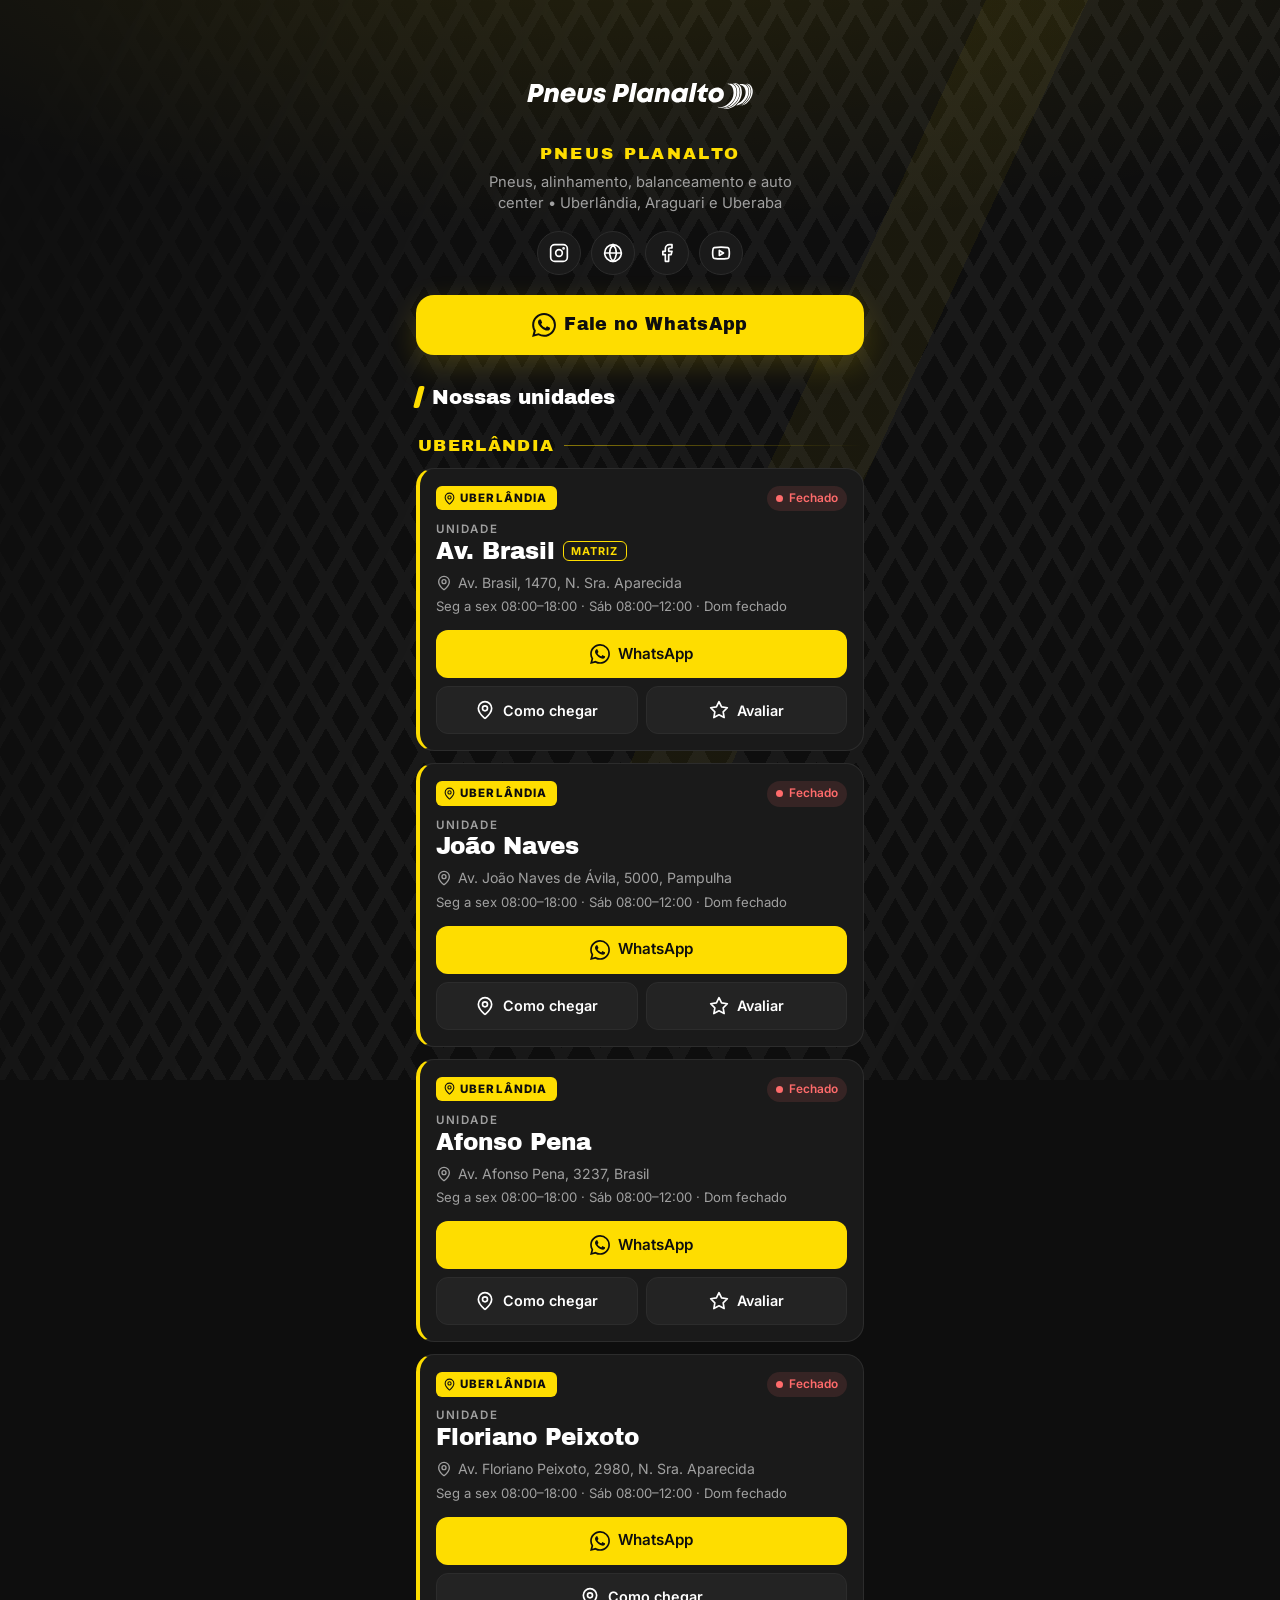
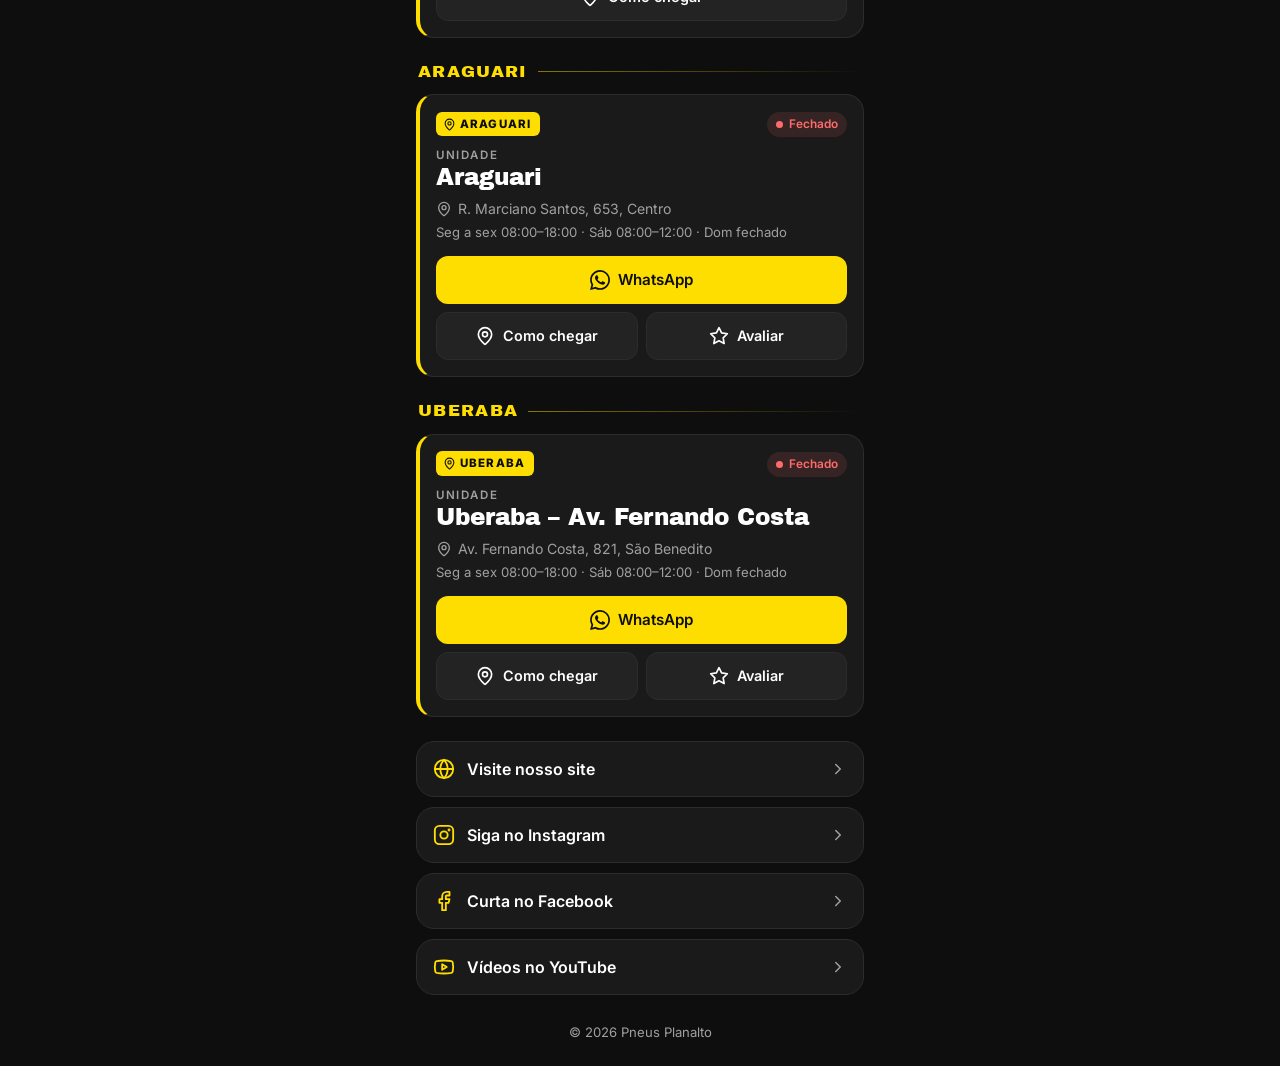
<file: index.html>
<!doctype html>
<html lang="pt-BR">
<head>
  <meta charset="utf-8">
  <meta name="viewport" content="width=device-width, initial-scale=1, viewport-fit=cover">
  <title>Pneus Planalto | Fale com a unidade mais perto de você</title>
  <meta name="description" content="Pneus, alinhamento, balanceamento e auto center em Uberlândia, Araguari e Uberaba. Fale no WhatsApp com a unidade Pneus Planalto mais perto de você.">
  <meta name="theme-color" content="#0E0E0E">
  <link rel="canonical" href="https://links.pneusplanalto.com.br/">

  <meta property="og:type" content="website">
  <meta property="og:locale" content="pt_BR">
  <meta property="og:site_name" content="Pneus Planalto">
  <meta property="og:title" content="Pneus Planalto | Fale com a unidade mais perto de você">
  <meta property="og:description" content="Pneus, alinhamento, balanceamento e auto center em Uberlândia, Araguari e Uberaba.">
  <meta property="og:url" content="https://links.pneusplanalto.com.br/">
  <meta property="og:image" content="https://links.pneusplanalto.com.br/assets/og.png">
  <meta property="og:image:width" content="1200">
  <meta property="og:image:height" content="630">
  <meta property="og:image:alt" content="Logo Pneus Planalto">
  <meta name="twitter:card" content="summary_large_image">

  <link rel="icon" href="favicon.svg" type="image/svg+xml">
  <link rel="apple-touch-icon" href="apple-touch-icon.png">

  <link rel="preconnect" href="https://fonts.googleapis.com">
  <link rel="preconnect" href="https://fonts.gstatic.com" crossorigin>
  <link href="https://fonts.googleapis.com/css2?family=Archivo+Black&family=Inter:wght@400;500;600;700&display=swap" rel="stylesheet">
  <link rel="stylesheet" href="style.css">
</head>
<body>
  <div class="bg" aria-hidden="true"></div>

  <main class="page" id="conteudo">
    <header class="hero">
      <img class="hero__logo" src="assets/logo.svg" alt="Pneus Planalto" width="2160" height="529">
      <h1 class="hero__nome" id="perfil-nome">Pneus Planalto</h1>
      <p class="hero__desc" id="perfil-desc"></p>
      <nav class="social" id="redes" aria-label="Redes sociais"></nav>
    </header>

    <section class="destaque" id="destaque" hidden aria-labelledby="destaque-titulo"></section>

    <button type="button" class="btn btn--primary btn--hero" id="btn-whats" hidden aria-haspopup="dialog" aria-controls="folha">
      <span class="ico" data-ico="whatsapp"></span>
      <span>Fale no WhatsApp</span>
    </button>

    <section class="unidades" id="unidades" aria-labelledby="unidades-titulo" hidden>
      <h2 class="secao-titulo" id="unidades-titulo">Nossas unidades</h2>
      <div id="lista-cidades"></div>
    </section>

    <section class="extras" id="extras" aria-label="Links" hidden></section>

    <!-- Mostrado se o links.json não carregar (ou sem JavaScript) -->
    <div class="erro" id="erro" hidden role="alert">
      <p><strong>Ops! Não conseguimos carregar a página agora.</strong></p>
      <p>Fale com a nossa matriz pelo WhatsApp:</p>
      <a class="btn btn--primary" href="https://wa.me/553432360010?text=Ol%C3%A1!%20Vim%20pelo%20Instagram%20e%20gostaria%20de%20falar%20com%20a%20Pneus%20Planalto.">WhatsApp da Matriz</a>
    </div>
    <noscript>
      <div class="erro">
        <p><strong>Fale com a nossa matriz pelo WhatsApp:</strong></p>
        <a class="btn btn--primary" href="https://wa.me/553432360010">WhatsApp da Matriz</a>
      </div>
    </noscript>

    <footer class="rodape">
      <p>© <span id="ano">2026</span> Pneus Planalto</p>
    </footer>
  </main>

  <dialog class="folha" id="folha" aria-labelledby="folha-titulo">
    <div class="folha__topo">
      <h2 id="folha-titulo">Escolha a unidade</h2>
      <button type="button" class="folha__fechar" id="folha-fechar" aria-label="Fechar">
        <span class="ico" data-ico="close"></span>
      </button>
    </div>
    <div class="folha__lista" id="folha-lista"></div>
  </dialog>

  <script src="app.js" defer></script>
</body>
</html>
</file>
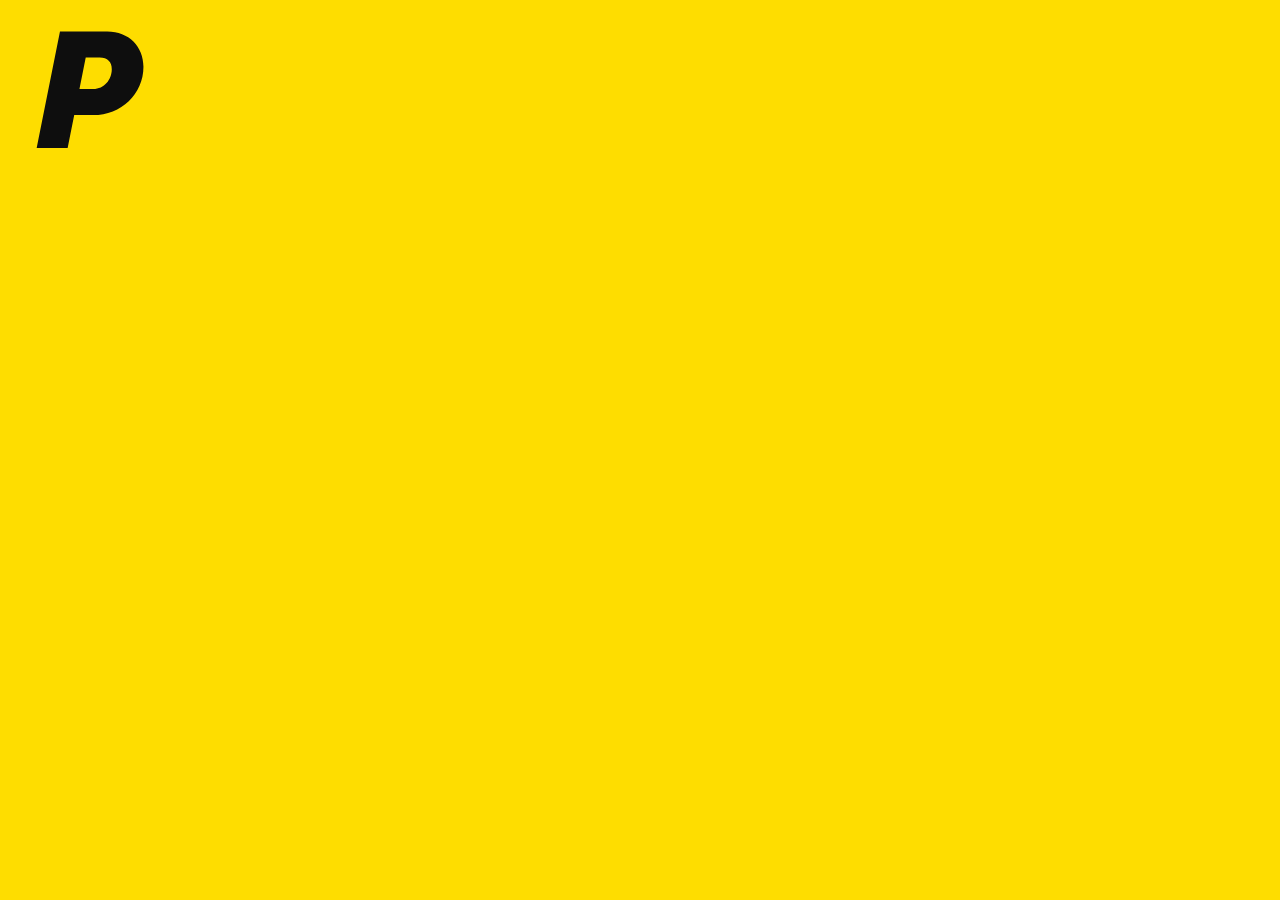
<file: tools/icon.html>
<!doctype html>
<html><head><meta charset="utf-8"><style>
html,body{margin:0;width:180px;height:180px;overflow:hidden;background:#FEDD00}
svg{width:180px;height:180px;display:block}
</style></head><body>
<svg viewBox="117 145 190 190" xmlns="http://www.w3.org/2000/svg"><rect x="117" y="145" width="190" height="190" fill="#FEDD00"/>
<g transform="translate(212 240) scale(.82) translate(-212 -240)">
<path fill="#0E0E0E" fill-rule="evenodd" d="M234.2 164.68h-60.85l-30.01 150.08h39.86l8.49-42.45h24.37c36.1 0 64.74-27.25 64.74-62.28 0-25.77-18.7-45.35-46.6-45.35zm-17.94 73.94h-17.83l8.07-40.32h17.95c10.21 0 15.58 5.79 15.58 14.87 0 13.48-9.75 25.45-23.77 25.45z"/></g></svg>
</body></html>
</file>
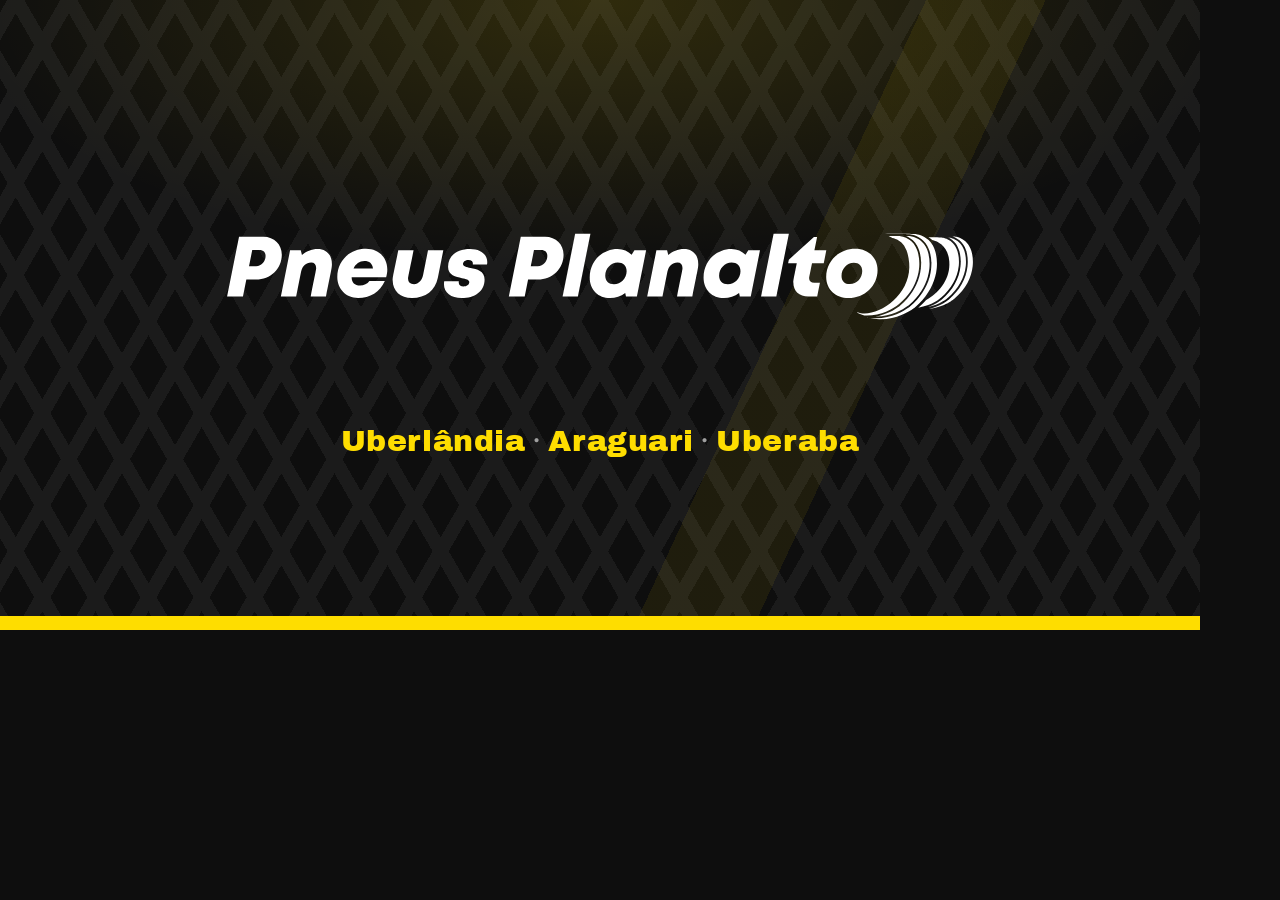
<file: tools/og.html>
<!doctype html>
<html lang="pt-BR"><head><meta charset="utf-8">
<link href="https://fonts.googleapis.com/css2?family=Archivo+Black&family=Inter:wght@500&display=swap" rel="stylesheet">
<style>
  html,body{margin:0;width:1200px;height:630px;overflow:hidden;background:#0E0E0E}
  .c{position:relative;width:1200px;height:630px;display:flex;flex-direction:column;align-items:center;justify-content:center;
     background:radial-gradient(90% 70% at 50% 0%,rgba(254,221,0,.14),transparent 60%),
                linear-gradient(115deg,transparent 0 62%,rgba(254,221,0,.07) 62% 70%,transparent 70%),#0E0E0E}
  .c::before{content:"";position:absolute;inset:0;opacity:.05;
     background-image:repeating-linear-gradient(60deg,#fff 0 14px,transparent 14px 46px),repeating-linear-gradient(-60deg,#fff 0 14px,transparent 14px 46px)}
  img{width:860px;position:relative}
  .bar{position:absolute;left:0;right:0;bottom:0;height:14px;background:#FEDD00}
  p{position:relative;margin:40px 0 0;font:500 30px/1.2 Inter,sans-serif;color:#A0A0A0;letter-spacing:.02em}
  b{color:#FEDD00;font-family:"Archivo Black",sans-serif;font-weight:400}
</style></head>
<body><div class="c"><img src="../assets/logo.svg" alt=""><p><b>Uberlândia</b> · <b>Araguari</b> · <b>Uberaba</b></p><div class="bar"></div></div></body></html>
</file>
<file: style.css>
/* Pneus Planalto — página de links */

:root {
  --preto: #0E0E0E;
  --grafite: #1A1A1A;
  --grafite-2: #232323;
  --borda: #2C2C2C;
  --amarelo: #FEDD00;
  --amarelo-escuro: #E5C700;
  --branco: #FFFFFF;
  --cinza: #A0A0A0;
  --verde: #3DDC84;
  --vermelho: #FF6B6B;
  --raio: 18px;
  --raio-sm: 12px;
  --fonte-titulo: "Archivo Black", "Arial Black", system-ui, sans-serif;
  --fonte-texto: "Inter", system-ui, -apple-system, "Segoe UI", Roboto, sans-serif;
  color-scheme: dark;
}

*, *::before, *::after { box-sizing: border-box; }

html { -webkit-text-size-adjust: 100%; scroll-behavior: smooth; }

body {
  margin: 0;
  min-height: 100vh;
  background: var(--preto);
  color: var(--branco);
  font-family: var(--fonte-texto);
  font-size: 16px;
  line-height: 1.45;
  -webkit-font-smoothing: antialiased;
  -webkit-tap-highlight-color: transparent;
}

img, svg { display: block; max-width: 100%; }

[hidden] { display: none !important; }

/* ---------- Fundo: faixa diagonal + marca de pneu ---------- */
.bg {
  position: fixed;
  inset: 0;
  z-index: -1;
  pointer-events: none;
  background:
    radial-gradient(120% 60% at 50% -10%, rgba(254, 221, 0, .10), transparent 60%),
    linear-gradient(115deg, transparent 0 58%, rgba(254, 221, 0, .05) 58% 64%, transparent 64%),
    var(--preto);
}
.bg::before {
  /* "banda de rodagem" em baixíssima opacidade */
  content: "";
  position: absolute;
  inset: -20%;
  opacity: .045;
  background-image:
    repeating-linear-gradient(60deg, #fff 0 10px, transparent 10px 34px),
    repeating-linear-gradient(-60deg, #fff 0 10px, transparent 10px 34px);
  mask-image: linear-gradient(115deg, transparent 15%, #000 45%, #000 70%, transparent 95%);
  -webkit-mask-image: linear-gradient(115deg, transparent 15%, #000 45%, #000 70%, transparent 95%);
}

/* ---------- Layout ---------- */
.page {
  width: 100%;
  max-width: 480px;
  margin: 0 auto;
  padding: max(28px, env(safe-area-inset-top)) 16px max(24px, env(safe-area-inset-bottom));
  display: flex;
  flex-direction: column;
  gap: 20px;
}

/* ---------- Cabeçalho ---------- */
.hero { text-align: center; padding-top: 8px; }
.hero__logo { width: min(260px, 72%); height: auto; margin: 0 auto 14px; }
.hero__nome {
  font-family: var(--fonte-titulo);
  font-weight: 400;
  font-size: 1.05rem;
  letter-spacing: .14em;
  text-transform: uppercase;
  color: var(--amarelo);
  margin: 0 0 6px;
}
.hero__desc { margin: 0 auto; max-width: 34ch; color: var(--cinza); font-size: .92rem; }

.social { display: flex; justify-content: center; gap: 10px; margin-top: 16px; }
.social a {
  width: 44px; height: 44px;
  display: grid; place-items: center;
  border-radius: 50%;
  background: var(--grafite);
  border: 1px solid var(--borda);
  color: var(--branco);
  transition: transform .15s ease, background-color .15s ease, color .15s ease;
}
.social a:hover { background: var(--amarelo); color: var(--preto); }
.social a:active { transform: scale(.92); }

/* ---------- Ícones ---------- */
.ico { display: inline-grid; place-items: center; width: 20px; height: 20px; flex: none; }
.ico svg { width: 100%; height: 100%; }

/* ---------- Botões ---------- */
.btn {
  display: inline-flex;
  align-items: center;
  justify-content: center;
  gap: 8px;
  min-height: 48px;
  padding: 12px 16px;
  border-radius: var(--raio-sm);
  border: 1px solid transparent;
  font: 600 .95rem/1.1 var(--fonte-texto);
  text-decoration: none;
  cursor: pointer;
  transition: transform .15s ease, background-color .15s ease, border-color .15s ease, box-shadow .15s ease;
  -webkit-user-select: none; user-select: none;
}
.btn:active { transform: scale(.97); }

.btn--primary { background: var(--amarelo); color: var(--preto); }
.btn--primary:hover { background: var(--amarelo-escuro); box-shadow: 0 6px 22px rgba(254, 221, 0, .22); }

.btn--ghost { background: var(--grafite-2); color: var(--branco); border-color: var(--borda); padding: 12px 10px; font-size: .9rem; white-space: nowrap; }
.btn--ghost:hover { border-color: var(--amarelo); }

.btn--off { background: var(--grafite-2); color: var(--cinza); border-color: var(--borda); cursor: default; }
.btn--off:active { transform: none; }

.btn--hero {
  width: 100%;
  min-height: 60px;
  font-family: var(--fonte-titulo);
  font-weight: 400;
  font-size: 1.1rem;
  letter-spacing: .02em;
  border-radius: var(--raio);
  box-shadow: 0 10px 30px rgba(254, 221, 0, .18);
}
.btn--hero .ico { width: 24px; height: 24px; }

:focus-visible { outline: 3px solid var(--amarelo); outline-offset: 3px; border-radius: 6px; }
.btn--primary:focus-visible { outline-color: var(--branco); }

/* ---------- Destaque / promoção ---------- */
.destaque {
  position: relative;
  overflow: hidden;
  background: var(--amarelo);
  color: var(--preto);
  border-radius: var(--raio);
  padding: 18px 18px 18px;
}
.destaque::after {
  content: "";
  position: absolute;
  top: 0; right: -30px; bottom: 0;
  width: 120px;
  background: repeating-linear-gradient(115deg, rgba(0,0,0,.09) 0 12px, transparent 12px 24px);
  pointer-events: none;
}
.destaque h2 { font-family: var(--fonte-titulo); font-weight: 400; font-size: 1.2rem; margin: 0 0 4px; line-height: 1.15; }
.destaque p { margin: 0 0 14px; font-size: .95rem; max-width: 30ch; }
.destaque .btn { background: var(--preto); color: var(--amarelo); position: relative; z-index: 1; }
.destaque .btn:hover { background: #000; }
.destaque .btn:focus-visible { outline-color: var(--preto); }

/* ---------- Unidades ---------- */
.secao-titulo {
  font-family: var(--fonte-titulo);
  font-weight: 400;
  font-size: 1.25rem;
  margin: 8px 0 4px;
  display: flex; align-items: center; gap: 10px;
}
.secao-titulo::before {
  content: "";
  width: 6px; height: 22px;
  background: var(--amarelo);
  border-radius: 2px;
  transform: skewX(-15deg);
}

.cidade { margin-top: 22px; }
.cidade__nome {
  display: flex;
  align-items: center;
  gap: 10px;
  font-family: var(--fonte-titulo);
  font-weight: 400;
  font-size: 1.05rem;
  letter-spacing: .08em;
  text-transform: uppercase;
  color: var(--amarelo);
  margin: 0 0 10px 2px;
}
.cidade__nome::after { content: ""; flex: 1; height: 1px; background: linear-gradient(90deg, rgba(254, 221, 0, .5), transparent); }
.cidade__lista { display: flex; flex-direction: column; gap: 12px; }

.loja {
  background: var(--grafite);
  border: 1px solid var(--borda);
  border-radius: var(--raio);
  border-left: 4px solid var(--amarelo);
  padding: 16px;
  transition: border-color .2s ease;
}
.loja:focus-within { border-color: #3a3a3a; }
.loja.is-alvo { animation: piscar 1.4s ease 1; }
@keyframes piscar { 0%, 100% { border-color: var(--borda); } 30% { border-color: var(--amarelo); } }

.loja__topo { display: flex; align-items: center; justify-content: space-between; gap: 10px; }
.loja__cidade {
  display: inline-flex; align-items: center; gap: 4px;
  padding: 4px 9px 4px 7px;
  border-radius: 6px;
  background: var(--amarelo);
  color: var(--preto);
  font-size: .72rem;
  font-weight: 800;
  letter-spacing: .1em;
  text-transform: uppercase;
}
.loja__cidade .ico { width: 13px; height: 13px; }
.loja__nome {
  font-family: var(--fonte-titulo);
  font-weight: 400;
  font-size: 1.45rem;
  line-height: 1.12;
  margin: 12px 0 0;
  color: var(--branco);
}
.loja__rotulo {
  display: block;
  font-family: var(--fonte-texto);
  font-size: .72rem;
  font-weight: 600;
  letter-spacing: .14em;
  text-transform: uppercase;
  color: var(--cinza);
  margin-bottom: 3px;
}
.loja__etiqueta {
  display: inline-block;
  vertical-align: middle;
  padding: 3px 7px;
  border: 1px solid var(--amarelo);
  border-radius: 6px;
  font-family: var(--fonte-texto);
  font-size: .68rem;
  font-weight: 700;
  letter-spacing: .1em;
  text-transform: uppercase;
  color: var(--amarelo);
  position: relative; top: -2px;
}
.loja__end { margin: 8px 0 0; color: var(--cinza); font-size: .88rem; display: flex; gap: 6px; }
.loja__end .ico { width: 16px; height: 16px; margin-top: 2px; }
.loja__hora { margin: 4px 0 0; color: var(--cinza); font-size: .82rem; }

.selo {
  flex: none;
  display: inline-flex; align-items: center; gap: 6px;
  padding: 4px 9px;
  border-radius: 999px;
  font-size: .74rem;
  font-weight: 600;
  white-space: nowrap;
  background: rgba(255, 255, 255, .06);
  color: var(--cinza);
}
.selo::before { content: ""; width: 7px; height: 7px; border-radius: 50%; background: currentColor; }
.selo--aberto { background: rgba(61, 220, 132, .12); color: var(--verde); }
.selo--fechado { background: rgba(255, 107, 107, .12); color: var(--vermelho); }

.loja__acoes { display: grid; grid-template-columns: 1fr 1fr; gap: 8px; margin-top: 14px; }
.loja__acoes .btn--primary,
.loja__acoes .btn--off { grid-column: 1 / -1; }
.loja__acoes .btn:only-child,
.loja__acoes .btn--ghost:last-child:nth-child(2) { grid-column: 1 / -1; }

/* ---------- Links extras ---------- */
.extras { display: flex; flex-direction: column; gap: 10px; margin-top: 4px; }
.link-extra {
  display: flex; align-items: center; gap: 12px;
  min-height: 56px;
  padding: 12px 16px;
  background: var(--grafite);
  border: 1px solid var(--borda);
  border-radius: var(--raio);
  color: var(--branco);
  font-weight: 600;
  text-decoration: none;
  transition: transform .15s ease, border-color .15s ease;
}
.link-extra:hover { border-color: var(--amarelo); }
.link-extra:active { transform: scale(.98); }
.link-extra .ico { color: var(--amarelo); width: 22px; height: 22px; }
.link-extra .seta { margin-left: auto; color: var(--cinza); width: 18px; height: 18px; }

/* ---------- Erro ---------- */
.erro {
  background: var(--grafite);
  border: 1px solid var(--borda);
  border-radius: var(--raio);
  padding: 20px;
  text-align: center;
}
.erro p { margin: 0 0 10px; }
.erro p:nth-child(2) { color: var(--cinza); }

/* ---------- Rodapé ---------- */
.rodape { text-align: center; color: var(--cinza); font-size: .82rem; padding-top: 8px; }
.rodape p { margin: 0; }

/* ---------- Folha (escolher unidade) ---------- */
.folha {
  width: 100%;
  max-width: 480px;
  max-height: 85vh;
  margin: auto auto 0;
  padding: 0;
  border: 1px solid var(--borda);
  border-bottom: 0;
  border-radius: 22px 22px 0 0;
  background: var(--grafite);
  color: var(--branco);
}
.folha::backdrop { background: rgba(0, 0, 0, .65); }
.folha[open] { animation: subir .25s ease-out; }
@keyframes subir { from { transform: translateY(100%); } to { transform: none; } }

.folha__topo {
  position: sticky; top: 0;
  display: flex; align-items: center; justify-content: space-between;
  padding: 18px 16px 10px;
  background: var(--grafite);
}
.folha__topo h2 { font-family: var(--fonte-titulo); font-weight: 400; font-size: 1.1rem; margin: 0; }
.folha__fechar {
  width: 40px; height: 40px;
  display: grid; place-items: center;
  border: 0; border-radius: 50%;
  background: var(--grafite-2);
  color: var(--branco);
  cursor: pointer;
}
.folha__lista { padding: 0 16px max(18px, env(safe-area-inset-bottom)); }
.folha__cidade { font-size: .75rem; font-weight: 700; letter-spacing: .12em; text-transform: uppercase; color: var(--cinza); margin: 14px 0 6px; }
.folha__item {
  display: flex; align-items: center; gap: 12px;
  padding: 12px;
  margin-bottom: 8px;
  border-radius: var(--raio-sm);
  background: var(--grafite-2);
  border: 1px solid var(--borda);
  color: var(--branco);
  text-decoration: none;
  transition: border-color .15s ease, transform .15s ease;
}
.folha__item:hover { border-color: var(--amarelo); }
.folha__item:active { transform: scale(.98); }
.folha__item .ico { color: var(--amarelo); width: 22px; height: 22px; }
.folha__item span:nth-child(2) { flex: 1; font-weight: 600; font-size: .95rem; }
.folha__item .selo { font-size: .7rem; }

/* ---------- Desktop ---------- */
@media (min-width: 768px) {
  .page { padding-top: 56px; }
  .folha { margin: auto; border-radius: 22px; border-bottom: 1px solid var(--borda); }
}

/* ---------- Menos movimento ---------- */
@media (prefers-reduced-motion: reduce) {
  html { scroll-behavior: auto; }
  *, *::before, *::after {
    animation-duration: .01ms !important;
    animation-iteration-count: 1 !important;
    transition-duration: .01ms !important;
  }
}
</file>
